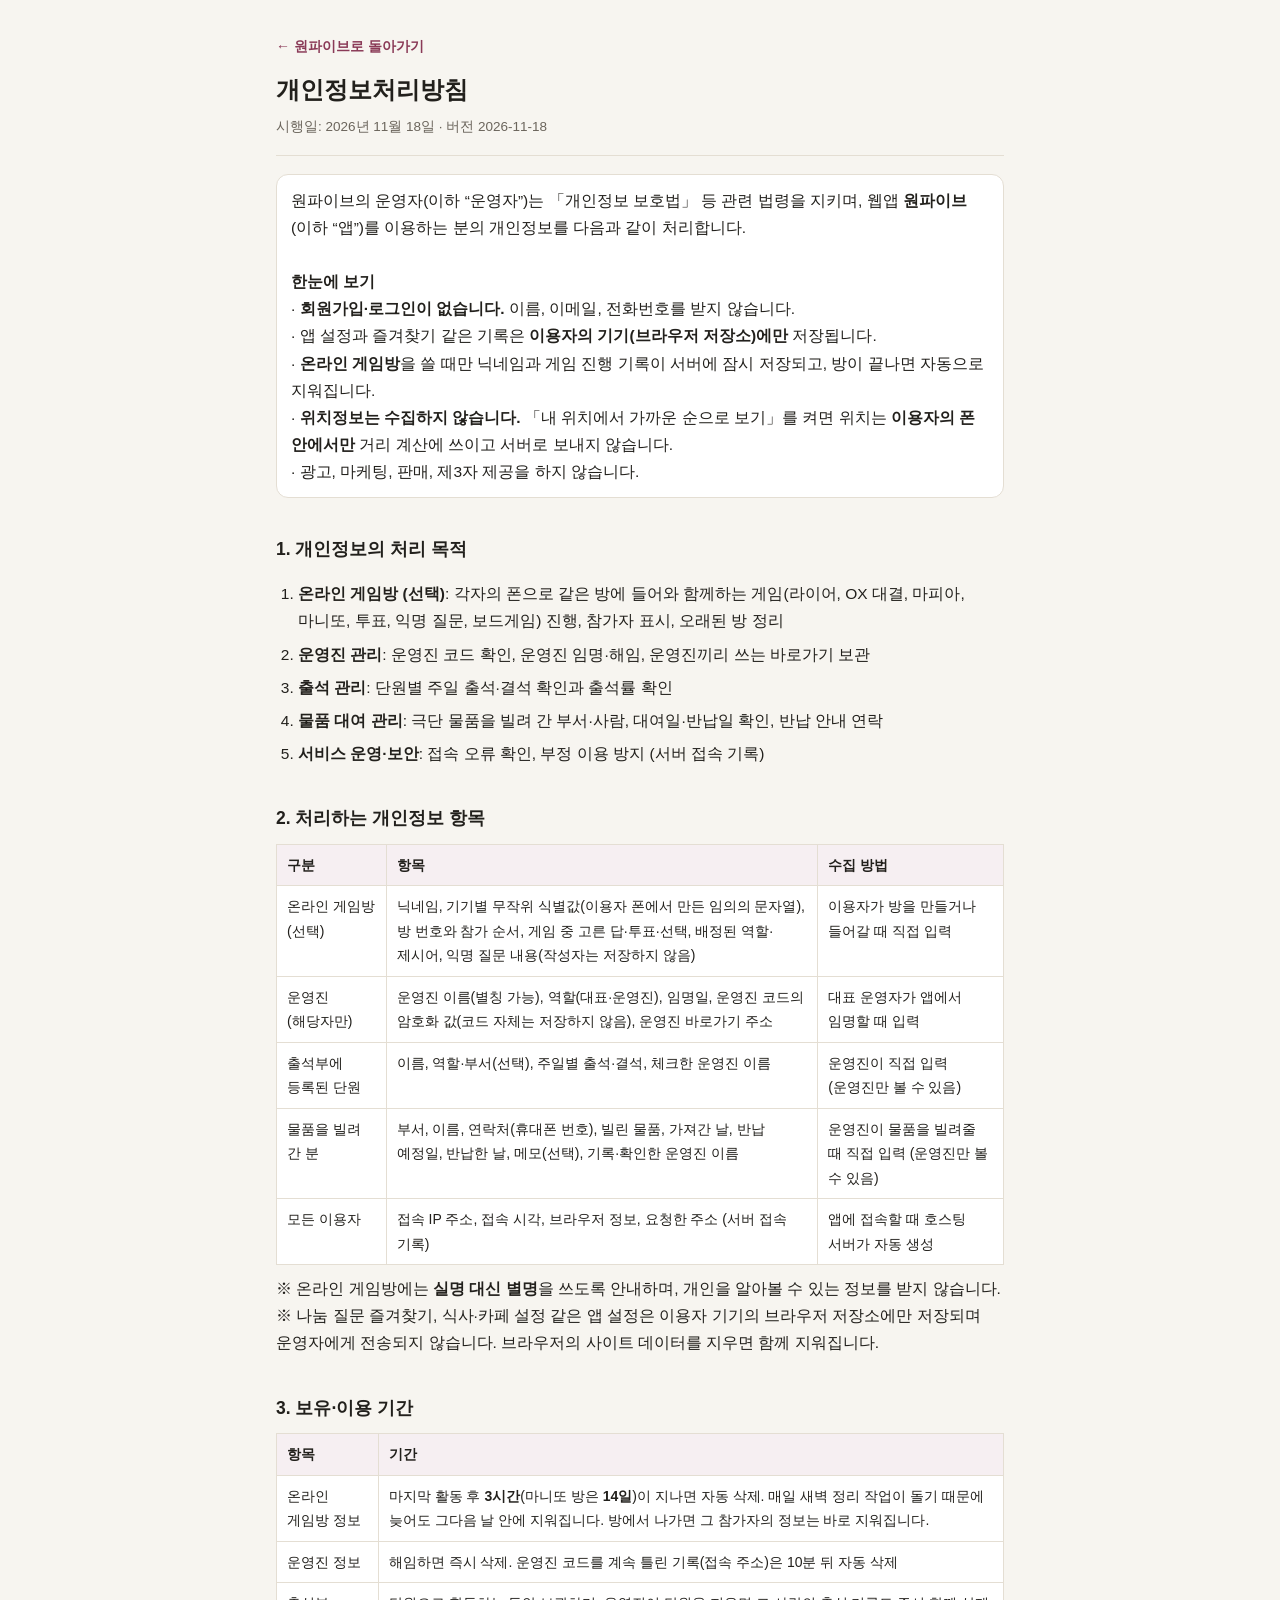
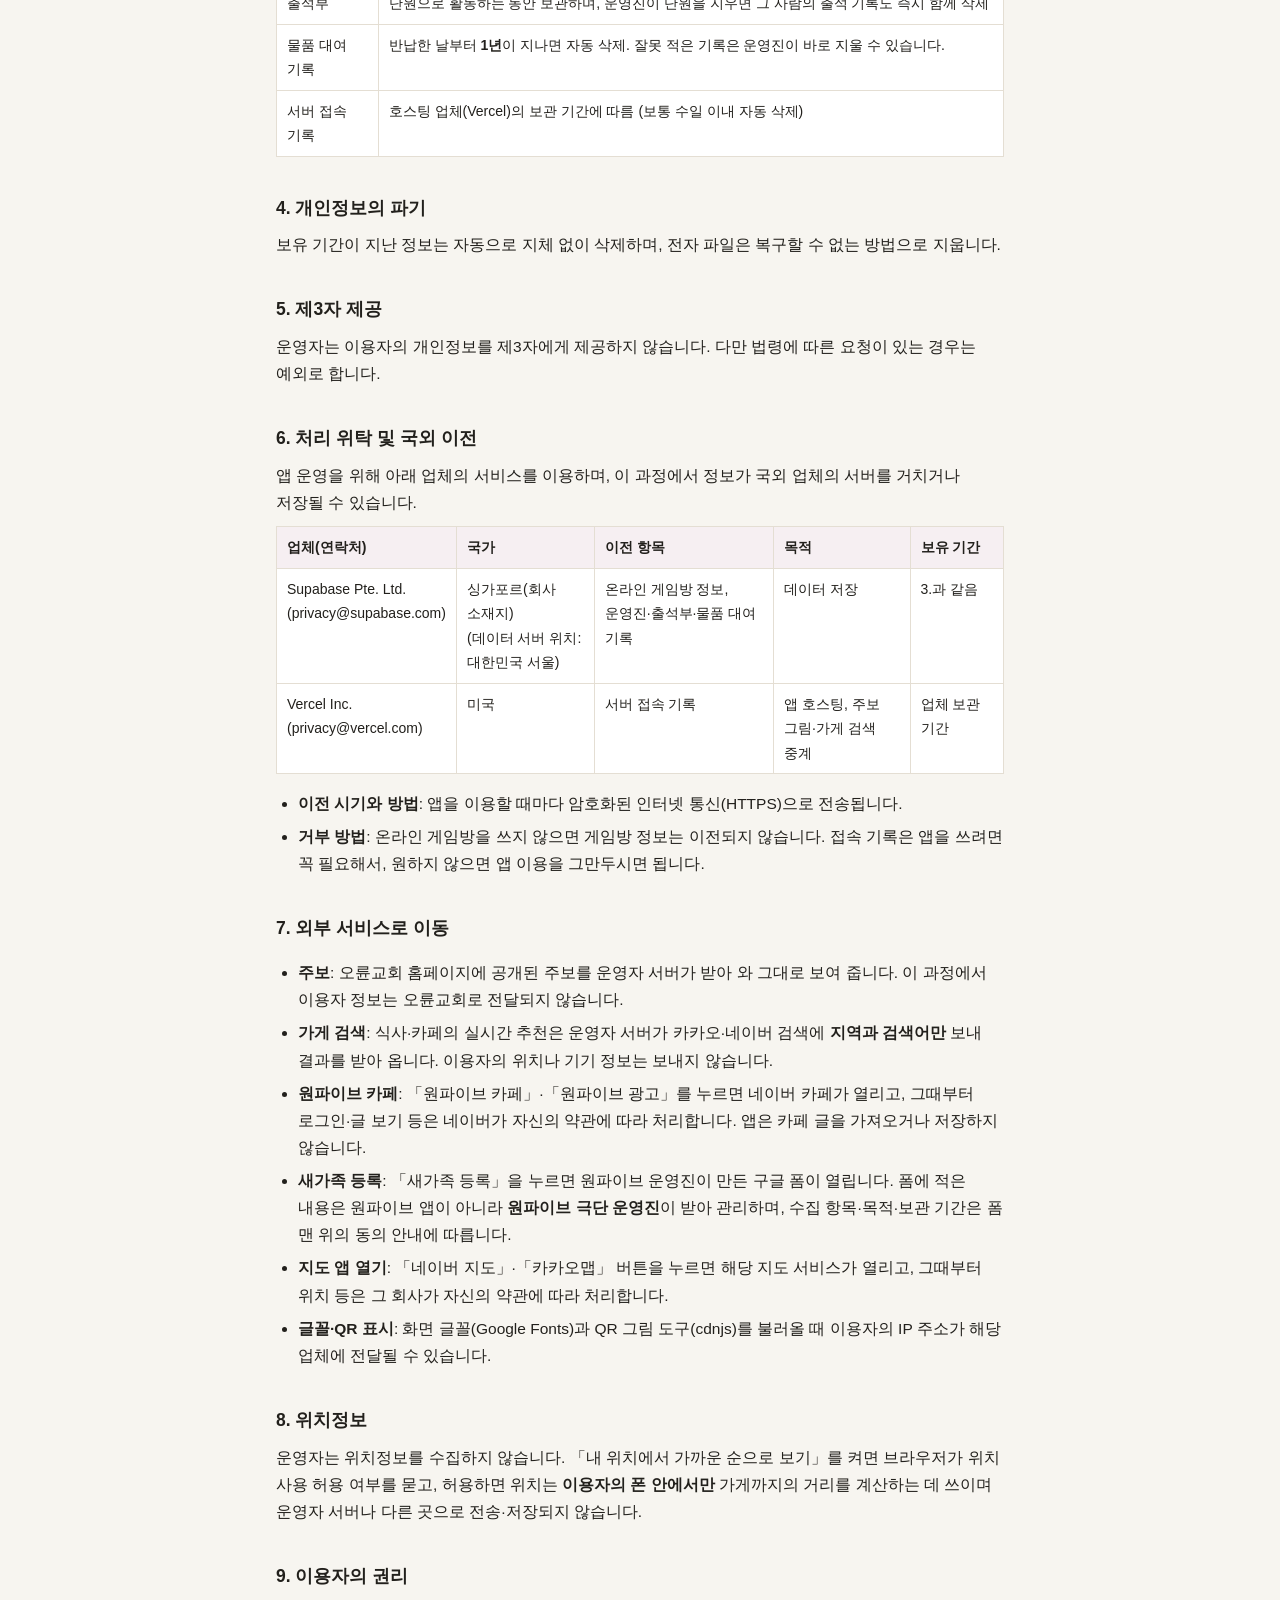
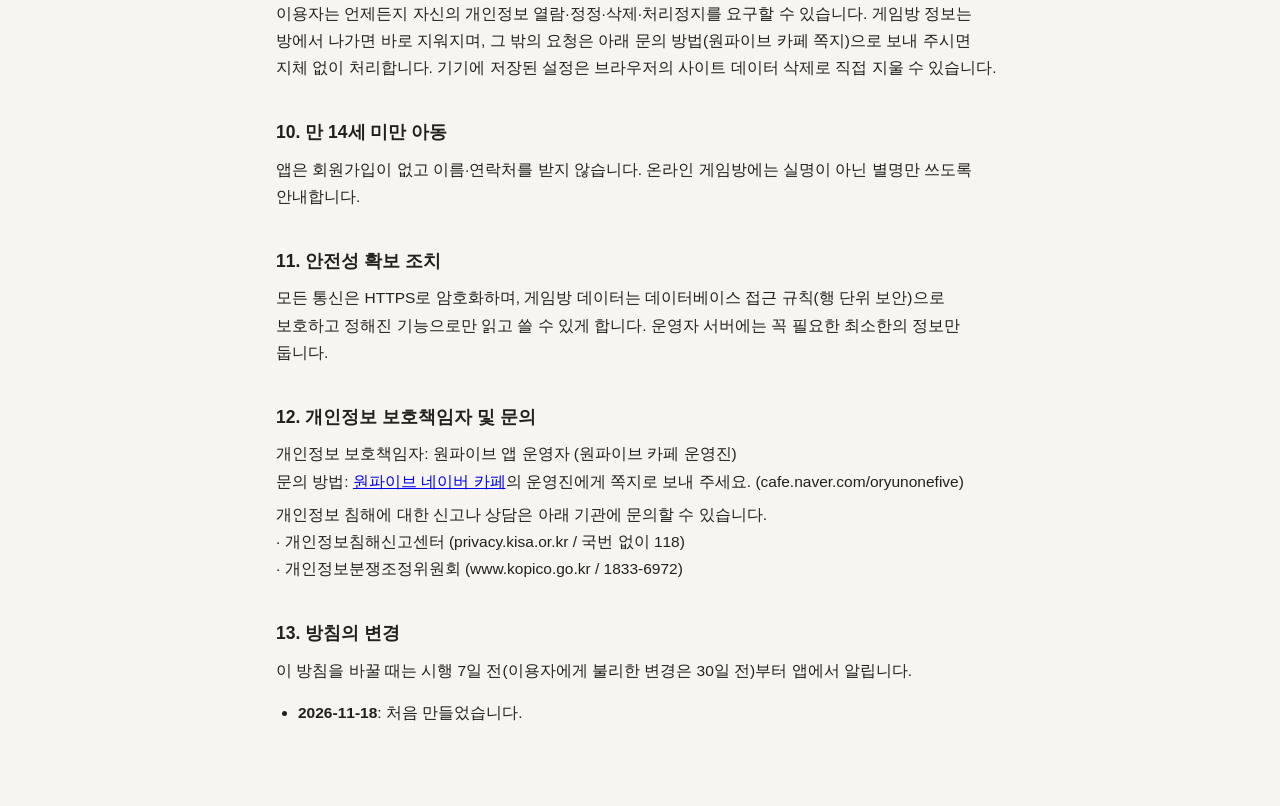
<file: privacy.html>
<!doctype html>
<html lang="ko">
<head>
<meta charset="utf-8">
<meta name="viewport" content="width=device-width,initial-scale=1">
<title>개인정보처리방침 · 원파이브</title>
<link rel="stylesheet" href="legal.css">
</head>
<body><div class="wrap">
<header><a href="/">← 원파이브로 돌아가기</a>
<h1>개인정보처리방침</h1>
<div class="meta">시행일: 2026년 11월 18일 · 버전 2026-11-18</div></header>

<div class="box">원파이브의 운영자(이하 “운영자”)는 「개인정보 보호법」 등 관련 법령을 지키며, 웹앱 <b>원파이브</b>(이하 “앱”)를 이용하는 분의 개인정보를 다음과 같이 처리합니다.<br><br>
<b>한눈에 보기</b><br>
· <b>회원가입·로그인이 없습니다.</b> 이름, 이메일, 전화번호를 받지 않습니다.<br>
· 앱 설정과 즐겨찾기 같은 기록은 <b>이용자의 기기(브라우저 저장소)에만</b> 저장됩니다.<br>
· <b>온라인 게임방</b>을 쓸 때만 닉네임과 게임 진행 기록이 서버에 잠시 저장되고, 방이 끝나면 자동으로 지워집니다.<br>
· <b>위치정보는 수집하지 않습니다.</b> 「내 위치에서 가까운 순으로 보기」를 켜면 위치는 <b>이용자의 폰 안에서만</b> 거리 계산에 쓰이고 서버로 보내지 않습니다.<br>
· 광고, 마케팅, 판매, 제3자 제공을 하지 않습니다.</div>

<h2 id="p1">1. 개인정보의 처리 목적</h2>
<ol>
<li><b>온라인 게임방 (선택)</b>: 각자의 폰으로 같은 방에 들어와 함께하는 게임(라이어, OX 대결, 마피아, 마니또, 투표, 익명 질문, 보드게임) 진행, 참가자 표시, 오래된 방 정리</li>
<li><b>운영진 관리</b>: 운영진 코드 확인, 운영진 임명·해임, 운영진끼리 쓰는 바로가기 보관</li>
<li><b>출석 관리</b>: 단원별 주일 출석·결석 확인과 출석률 확인</li>
<li><b>물품 대여 관리</b>: 극단 물품을 빌려 간 부서·사람, 대여일·반납일 확인, 반납 안내 연락</li>
<li><b>서비스 운영·보안</b>: 접속 오류 확인, 부정 이용 방지 (서버 접속 기록)</li>
</ol>

<h2 id="p2">2. 처리하는 개인정보 항목</h2>
<table>
<tr><th>구분</th><th>항목</th><th>수집 방법</th></tr>
<tr><td>온라인 게임방 (선택)</td><td>닉네임, 기기별 무작위 식별값(이용자 폰에서 만든 임의의 문자열), 방 번호와 참가 순서, 게임 중 고른 답·투표·선택, 배정된 역할·제시어, 익명 질문 내용(작성자는 저장하지 않음)</td><td>이용자가 방을 만들거나 들어갈 때 직접 입력</td></tr>
<tr><td>운영진 (해당자만)</td><td>운영진 이름(별칭 가능), 역할(대표·운영진), 임명일, 운영진 코드의 암호화 값(코드 자체는 저장하지 않음), 운영진 바로가기 주소</td><td>대표 운영자가 앱에서 임명할 때 입력</td></tr>
<tr><td>출석부에 등록된 단원</td><td>이름, 역할·부서(선택), 주일별 출석·결석, 체크한 운영진 이름</td><td>운영진이 직접 입력 (운영진만 볼 수 있음)</td></tr>
<tr><td>물품을 빌려 간 분</td><td>부서, 이름, 연락처(휴대폰 번호), 빌린 물품, 가져간 날, 반납 예정일, 반납한 날, 메모(선택), 기록·확인한 운영진 이름</td><td>운영진이 물품을 빌려줄 때 직접 입력 (운영진만 볼 수 있음)</td></tr>
<tr><td>모든 이용자</td><td>접속 IP 주소, 접속 시각, 브라우저 정보, 요청한 주소 (서버 접속 기록)</td><td>앱에 접속할 때 호스팅 서버가 자동 생성</td></tr>
</table>
<p>※ 온라인 게임방에는 <b>실명 대신 별명</b>을 쓰도록 안내하며, 개인을 알아볼 수 있는 정보를 받지 않습니다.<br>
※ 나눔 질문 즐겨찾기, 식사·카페 설정 같은 앱 설정은 이용자 기기의 브라우저 저장소에만 저장되며 운영자에게 전송되지 않습니다. 브라우저의 사이트 데이터를 지우면 함께 지워집니다.</p>

<h2 id="p3">3. 보유·이용 기간</h2>
<table>
<tr><th>항목</th><th>기간</th></tr>
<tr><td>온라인 게임방 정보</td><td>마지막 활동 후 <b>3시간</b>(마니또 방은 <b>14일</b>)이 지나면 자동 삭제. 매일 새벽 정리 작업이 돌기 때문에 늦어도 그다음 날 안에 지워집니다. 방에서 나가면 그 참가자의 정보는 바로 지워집니다.</td></tr>
<tr><td>운영진 정보</td><td>해임하면 즉시 삭제. 운영진 코드를 계속 틀린 기록(접속 주소)은 10분 뒤 자동 삭제</td></tr>
<tr><td>출석부</td><td>단원으로 활동하는 동안 보관하며, 운영진이 단원을 지우면 그 사람의 출석 기록도 즉시 함께 삭제</td></tr>
<tr><td>물품 대여 기록</td><td>반납한 날부터 <b>1년</b>이 지나면 자동 삭제. 잘못 적은 기록은 운영진이 바로 지울 수 있습니다.</td></tr>
<tr><td>서버 접속 기록</td><td>호스팅 업체(Vercel)의 보관 기간에 따름 (보통 수일 이내 자동 삭제)</td></tr>
</table>

<h2 id="p4">4. 개인정보의 파기</h2>
<p>보유 기간이 지난 정보는 자동으로 지체 없이 삭제하며, 전자 파일은 복구할 수 없는 방법으로 지웁니다.</p>

<h2 id="p5">5. 제3자 제공</h2>
<p>운영자는 이용자의 개인정보를 제3자에게 제공하지 않습니다. 다만 법령에 따른 요청이 있는 경우는 예외로 합니다.</p>

<h2 id="p6">6. 처리 위탁 및 국외 이전</h2>
<p>앱 운영을 위해 아래 업체의 서비스를 이용하며, 이 과정에서 정보가 국외 업체의 서버를 거치거나 저장될 수 있습니다.</p>
<table>
<tr><th>업체(연락처)</th><th>국가</th><th>이전 항목</th><th>목적</th><th>보유 기간</th></tr>
<tr><td>Supabase Pte. Ltd.<br>(privacy@supabase.com)</td><td>싱가포르(회사 소재지)<br>(데이터 서버 위치: 대한민국 서울)</td><td>온라인 게임방 정보, 운영진·출석부·물품 대여 기록</td><td>데이터 저장</td><td>3.과 같음</td></tr>
<tr><td>Vercel Inc.<br>(privacy@vercel.com)</td><td>미국</td><td>서버 접속 기록</td><td>앱 호스팅, 주보 그림·가게 검색 중계</td><td>업체 보관 기간</td></tr>
</table>
<ul>
<li><b>이전 시기와 방법</b>: 앱을 이용할 때마다 암호화된 인터넷 통신(HTTPS)으로 전송됩니다.</li>
<li><b>거부 방법</b>: 온라인 게임방을 쓰지 않으면 게임방 정보는 이전되지 않습니다. 접속 기록은 앱을 쓰려면 꼭 필요해서, 원하지 않으면 앱 이용을 그만두시면 됩니다.</li>
</ul>

<h2 id="p7">7. 외부 서비스로 이동</h2>
<ul>
<li><b>주보</b>: 오륜교회 홈페이지에 공개된 주보를 운영자 서버가 받아 와 그대로 보여 줍니다. 이 과정에서 이용자 정보는 오륜교회로 전달되지 않습니다.</li>
<li><b>가게 검색</b>: 식사·카페의 실시간 추천은 운영자 서버가 카카오·네이버 검색에 <b>지역과 검색어만</b> 보내 결과를 받아 옵니다. 이용자의 위치나 기기 정보는 보내지 않습니다.</li>
<li><b>원파이브 카페</b>: 「원파이브 카페」·「원파이브 광고」를 누르면 네이버 카페가 열리고, 그때부터 로그인·글 보기 등은 네이버가 자신의 약관에 따라 처리합니다. 앱은 카페 글을 가져오거나 저장하지 않습니다.</li>
<li><b>새가족 등록</b>: 「새가족 등록」을 누르면 원파이브 운영진이 만든 구글 폼이 열립니다. 폼에 적은 내용은 원파이브 앱이 아니라 <b>원파이브 극단 운영진</b>이 받아 관리하며, 수집 항목·목적·보관 기간은 폼 맨 위의 동의 안내에 따릅니다.</li>
<li><b>지도 앱 열기</b>: 「네이버 지도」·「카카오맵」 버튼을 누르면 해당 지도 서비스가 열리고, 그때부터 위치 등은 그 회사가 자신의 약관에 따라 처리합니다.</li>
<li><b>글꼴·QR 표시</b>: 화면 글꼴(Google Fonts)과 QR 그림 도구(cdnjs)를 불러올 때 이용자의 IP 주소가 해당 업체에 전달될 수 있습니다.</li>
</ul>

<h2 id="p8">8. 위치정보</h2>
<p>운영자는 위치정보를 수집하지 않습니다. 「내 위치에서 가까운 순으로 보기」를 켜면 브라우저가 위치 사용 허용 여부를 묻고, 허용하면 위치는 <b>이용자의 폰 안에서만</b> 가게까지의 거리를 계산하는 데 쓰이며 운영자 서버나 다른 곳으로 전송·저장되지 않습니다.</p>

<h2 id="p9">9. 이용자의 권리</h2>
<p>이용자는 언제든지 자신의 개인정보 열람·정정·삭제·처리정지를 요구할 수 있습니다. 게임방 정보는 방에서 나가면 바로 지워지며, 그 밖의 요청은 아래 문의 방법(원파이브 카페 쪽지)으로 보내 주시면 지체 없이 처리합니다. 기기에 저장된 설정은 브라우저의 사이트 데이터 삭제로 직접 지울 수 있습니다.</p>

<h2 id="p10">10. 만 14세 미만 아동</h2>
<p>앱은 회원가입이 없고 이름·연락처를 받지 않습니다. 온라인 게임방에는 실명이 아닌 별명만 쓰도록 안내합니다.</p>

<h2 id="p11">11. 안전성 확보 조치</h2>
<p>모든 통신은 HTTPS로 암호화하며, 게임방 데이터는 데이터베이스 접근 규칙(행 단위 보안)으로 보호하고 정해진 기능으로만 읽고 쓸 수 있게 합니다. 운영자 서버에는 꼭 필요한 최소한의 정보만 둡니다.</p>

<h2 id="p12">12. 개인정보 보호책임자 및 문의</h2>
<p>개인정보 보호책임자: 원파이브 앱 운영자 (원파이브 카페 운영진)<br>문의 방법: <a href="https://cafe.naver.com/oryunonefive" target="_blank" rel="noopener">원파이브 네이버 카페</a>의 운영진에게 쪽지로 보내 주세요. (cafe.naver.com/oryunonefive)</p>
<p>개인정보 침해에 대한 신고나 상담은 아래 기관에 문의할 수 있습니다.<br>
· 개인정보침해신고센터 (privacy.kisa.or.kr / 국번 없이 118)<br>
· 개인정보분쟁조정위원회 (www.kopico.go.kr / 1833-6972)</p>

<h2 id="p13">13. 방침의 변경</h2>
<p>이 방침을 바꿀 때는 시행 7일 전(이용자에게 불리한 변경은 30일 전)부터 앱에서 알립니다.</p>
<ul><li><b>2026-11-18</b>: 처음 만들었습니다.</li></ul>
</div></body>
</html>
</file>
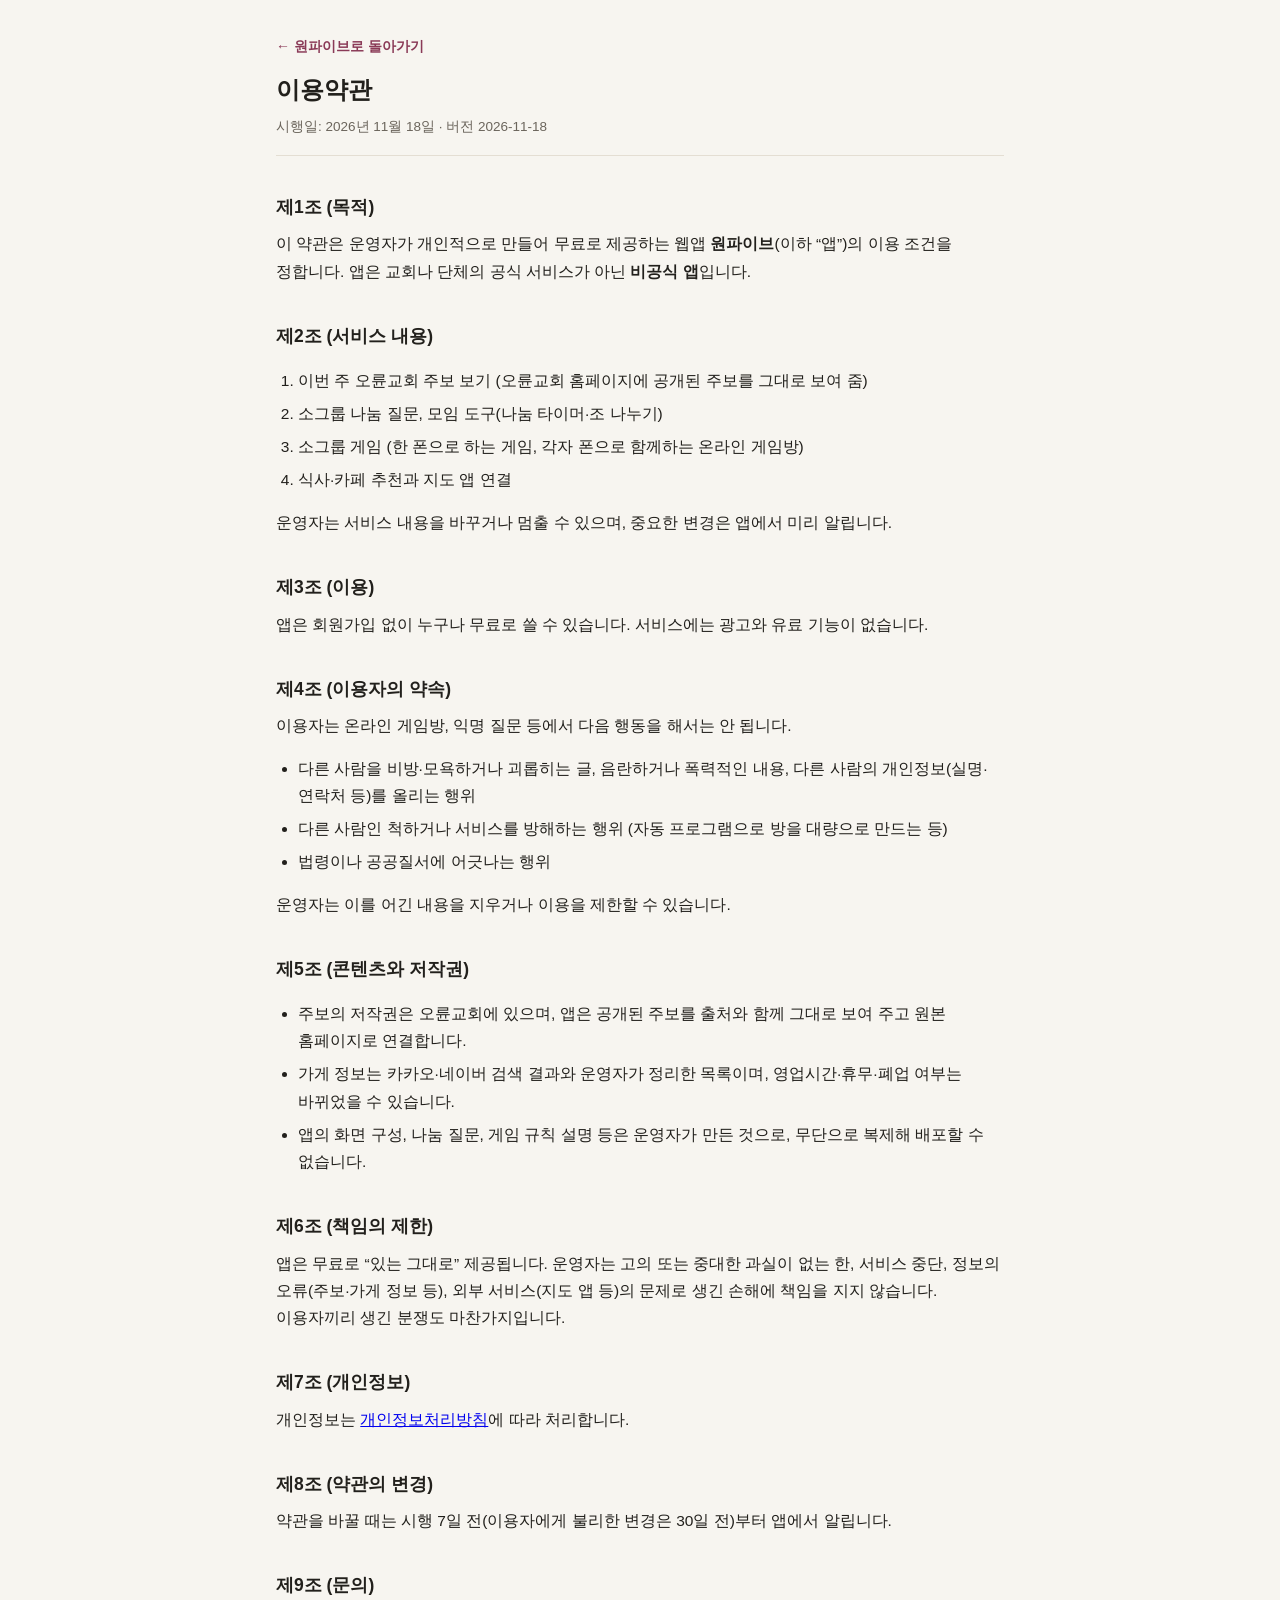
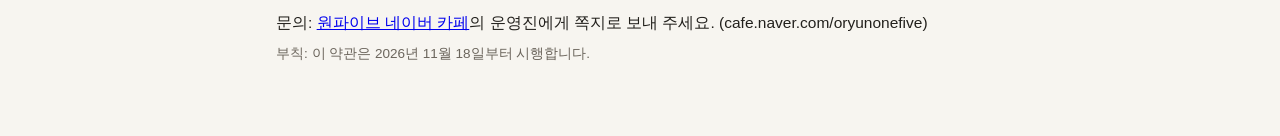
<file: terms.html>
<!doctype html>
<html lang="ko">
<head>
<meta charset="utf-8">
<meta name="viewport" content="width=device-width,initial-scale=1">
<title>이용약관 · 원파이브</title>
<link rel="stylesheet" href="legal.css">
</head>
<body><div class="wrap">
<header><a href="/">← 원파이브로 돌아가기</a>
<h1>이용약관</h1>
<div class="meta">시행일: 2026년 11월 18일 · 버전 2026-11-18</div></header>

<h2>제1조 (목적)</h2>
<p>이 약관은 운영자가 개인적으로 만들어 무료로 제공하는 웹앱 <b>원파이브</b>(이하 “앱”)의 이용 조건을 정합니다. 앱은 교회나 단체의 공식 서비스가 아닌 <b>비공식 앱</b>입니다.</p>

<h2>제2조 (서비스 내용)</h2>
<ol>
<li>이번 주 오륜교회 주보 보기 (오륜교회 홈페이지에 공개된 주보를 그대로 보여 줌)</li>
<li>소그룹 나눔 질문, 모임 도구(나눔 타이머·조 나누기)</li>
<li>소그룹 게임 (한 폰으로 하는 게임, 각자 폰으로 함께하는 온라인 게임방)</li>
<li>식사·카페 추천과 지도 앱 연결</li>
</ol>
<p>운영자는 서비스 내용을 바꾸거나 멈출 수 있으며, 중요한 변경은 앱에서 미리 알립니다.</p>

<h2>제3조 (이용)</h2>
<p>앱은 회원가입 없이 누구나 무료로 쓸 수 있습니다. 서비스에는 광고와 유료 기능이 없습니다.</p>

<h2>제4조 (이용자의 약속)</h2>
<p>이용자는 온라인 게임방, 익명 질문 등에서 다음 행동을 해서는 안 됩니다.</p>
<ul>
<li>다른 사람을 비방·모욕하거나 괴롭히는 글, 음란하거나 폭력적인 내용, 다른 사람의 개인정보(실명·연락처 등)를 올리는 행위</li>
<li>다른 사람인 척하거나 서비스를 방해하는 행위 (자동 프로그램으로 방을 대량으로 만드는 등)</li>
<li>법령이나 공공질서에 어긋나는 행위</li>
</ul>
<p>운영자는 이를 어긴 내용을 지우거나 이용을 제한할 수 있습니다.</p>

<h2>제5조 (콘텐츠와 저작권)</h2>
<ul>
<li>주보의 저작권은 오륜교회에 있으며, 앱은 공개된 주보를 출처와 함께 그대로 보여 주고 원본 홈페이지로 연결합니다.</li>
<li>가게 정보는 카카오·네이버 검색 결과와 운영자가 정리한 목록이며, 영업시간·휴무·폐업 여부는 바뀌었을 수 있습니다.</li>
<li>앱의 화면 구성, 나눔 질문, 게임 규칙 설명 등은 운영자가 만든 것으로, 무단으로 복제해 배포할 수 없습니다.</li>
</ul>

<h2>제6조 (책임의 제한)</h2>
<p>앱은 무료로 “있는 그대로” 제공됩니다. 운영자는 고의 또는 중대한 과실이 없는 한, 서비스 중단, 정보의 오류(주보·가게 정보 등), 외부 서비스(지도 앱 등)의 문제로 생긴 손해에 책임을 지지 않습니다. 이용자끼리 생긴 분쟁도 마찬가지입니다.</p>

<h2>제7조 (개인정보)</h2>
<p>개인정보는 <a href="privacy.html">개인정보처리방침</a>에 따라 처리합니다.</p>

<h2>제8조 (약관의 변경)</h2>
<p>약관을 바꿀 때는 시행 7일 전(이용자에게 불리한 변경은 30일 전)부터 앱에서 알립니다.</p>

<h2>제9조 (문의)</h2>
<p>문의: <a href="https://cafe.naver.com/oryunonefive" target="_blank" rel="noopener">원파이브 네이버 카페</a>의 운영진에게 쪽지로 보내 주세요. (cafe.naver.com/oryunonefive)</p>
<p class="meta">부칙: 이 약관은 2026년 11월 18일부터 시행합니다.</p>
</div></body>
</html>
</file>
<file: legal.css>
:root{--bg:#F7F5F0;--surface:#fff;--ink:#22201C;--muted:#6B655C;--line:#E4DED3;--accent:#8A3A57}
@media (prefers-color-scheme:dark){:root{--bg:#141318;--surface:#1D1C22;--ink:#ECE8E1;--muted:#A49D93;--line:#33313A;--accent:#E39AB4}}
*{box-sizing:border-box}
body{margin:0;background:var(--bg);color:var(--ink);font-family:"Noto Sans KR",-apple-system,"Apple SD Gothic Neo","Malgun Gothic",sans-serif;font-size:15.5px;line-height:1.75;word-break:keep-all}
.wrap{max-width:760px;margin:0 auto;padding:24px 16px 64px}
header{padding:8px 0 16px;border-bottom:1px solid var(--line);margin-bottom:18px}
header a{color:var(--accent);text-decoration:none;font-weight:600;font-size:14px}
h1{font-size:24px;margin:10px 0 4px}
.meta{color:var(--muted);font-size:13.5px}
h2{font-size:17.5px;margin:30px 0 8px;padding-top:6px}
h3{font-size:15.5px;margin:18px 0 6px}
p,li{margin:6px 0}
ol,ul{padding-left:22px}
table{width:100%;border-collapse:collapse;margin:10px 0;font-size:14px;background:var(--surface)}
th,td{border:1px solid var(--line);padding:8px 10px;text-align:left;vertical-align:top}
th{background:color-mix(in srgb,var(--accent) 8%,var(--surface));font-weight:700;white-space:nowrap}
.box{background:var(--surface);border:1px solid var(--line);border-radius:12px;padding:12px 14px;margin:12px 0}
.toc a{color:var(--accent);text-decoration:none}
footer{margin-top:40px;color:var(--muted);font-size:13px;border-top:1px solid var(--line);padding-top:14px}
@media (max-width:560px){table{font-size:13px}th,td{padding:6px 7px}}
</file>
